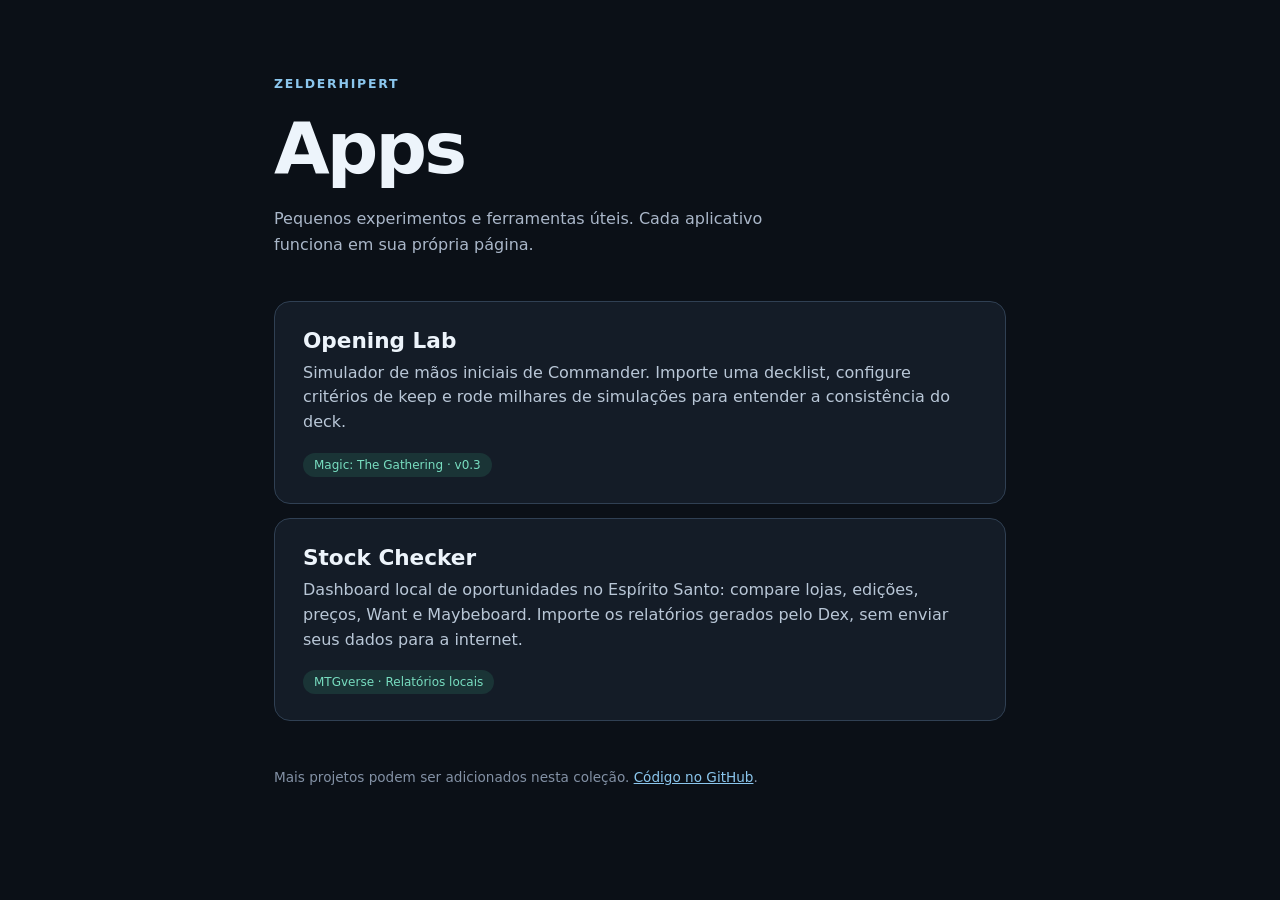
<file: index.html>
<!doctype html>
<html lang="pt-BR">
<head>
  <meta charset="utf-8">
  <meta name="viewport" content="width=device-width, initial-scale=1">
  <meta name="theme-color" content="#101827">
  <title>Apps | Zelderhipert</title>
  <style>
    :root { color-scheme: dark; font-family: system-ui, -apple-system, Segoe UI, sans-serif; }
    * { box-sizing: border-box; }
    body { margin: 0; min-height: 100vh; background: #0b1017; color: #edf4fb; }
    main { max-width: 780px; margin: auto; padding: 64px 24px; }
    .eyebrow { color: #8bc6ed; text-transform: uppercase; letter-spacing: .14em; font-size: .78rem; font-weight: 700; }
    h1 { font-size: clamp(2.5rem, 7vw, 4.5rem); letter-spacing: -.04em; margin: .2em 0; }
    .sub { color: #aab7c9; line-height: 1.65; margin-bottom: 42px; max-width: 540px; }
    a.app { display: block; padding: 26px 28px; border: 1px solid #304053; border-radius: 16px; background: #141c27; color: inherit; text-decoration: none; transition: border-color .2s, transform .2s; }
    a.app:hover, a.app:focus-visible { border-color: #70c2ff; transform: translateY(-2px); outline: none; }
    a.app h2 { margin: 0 0 8px; font-size: 1.35rem; }
    a.app p { margin: 0; color: #b9c7d7; line-height: 1.55; }
    .tag { display: inline-block; margin-top: 18px; padding: 5px 11px; border-radius: 99px; font-size: .75rem; color: #78ddc0; background: #1a3436; }
    footer { margin-top: 48px; color: #8391a5; font-size: .85rem; }
    footer a { color: #8bc6ed; }
  </style>
</head>
<body>
  <main>
    <p class="eyebrow">Zelderhipert</p>
    <h1>Apps</h1>
    <p class="sub">Pequenos experimentos e ferramentas úteis. Cada aplicativo funciona em sua própria página.</p>
    <a class="app" href="./opening-lab/">
      <h2>Opening Lab</h2>
      <p>Simulador de mãos iniciais de Commander. Importe uma decklist, configure critérios de keep e rode milhares de simulações para entender a consistência do deck.</p>
      <span class="tag">Magic: The Gathering · v0.3</span>
    </a>
    <a class="app" href="./stock-checker/" style="margin-top:14px">
      <h2>Stock Checker</h2>
      <p>Dashboard local de oportunidades no Espírito Santo: compare lojas, edições, preços, Want e Maybeboard. Importe os relatórios gerados pelo Dex, sem enviar seus dados para a internet.</p>
      <span class="tag">MTGverse · Relatórios locais</span>
    </a>
    <footer>Mais projetos podem ser adicionados nesta coleção. <a href="https://github.com/zelderhipert/Apps">Código no GitHub</a>.</footer>
  </main>
</body>
</html>
</file>
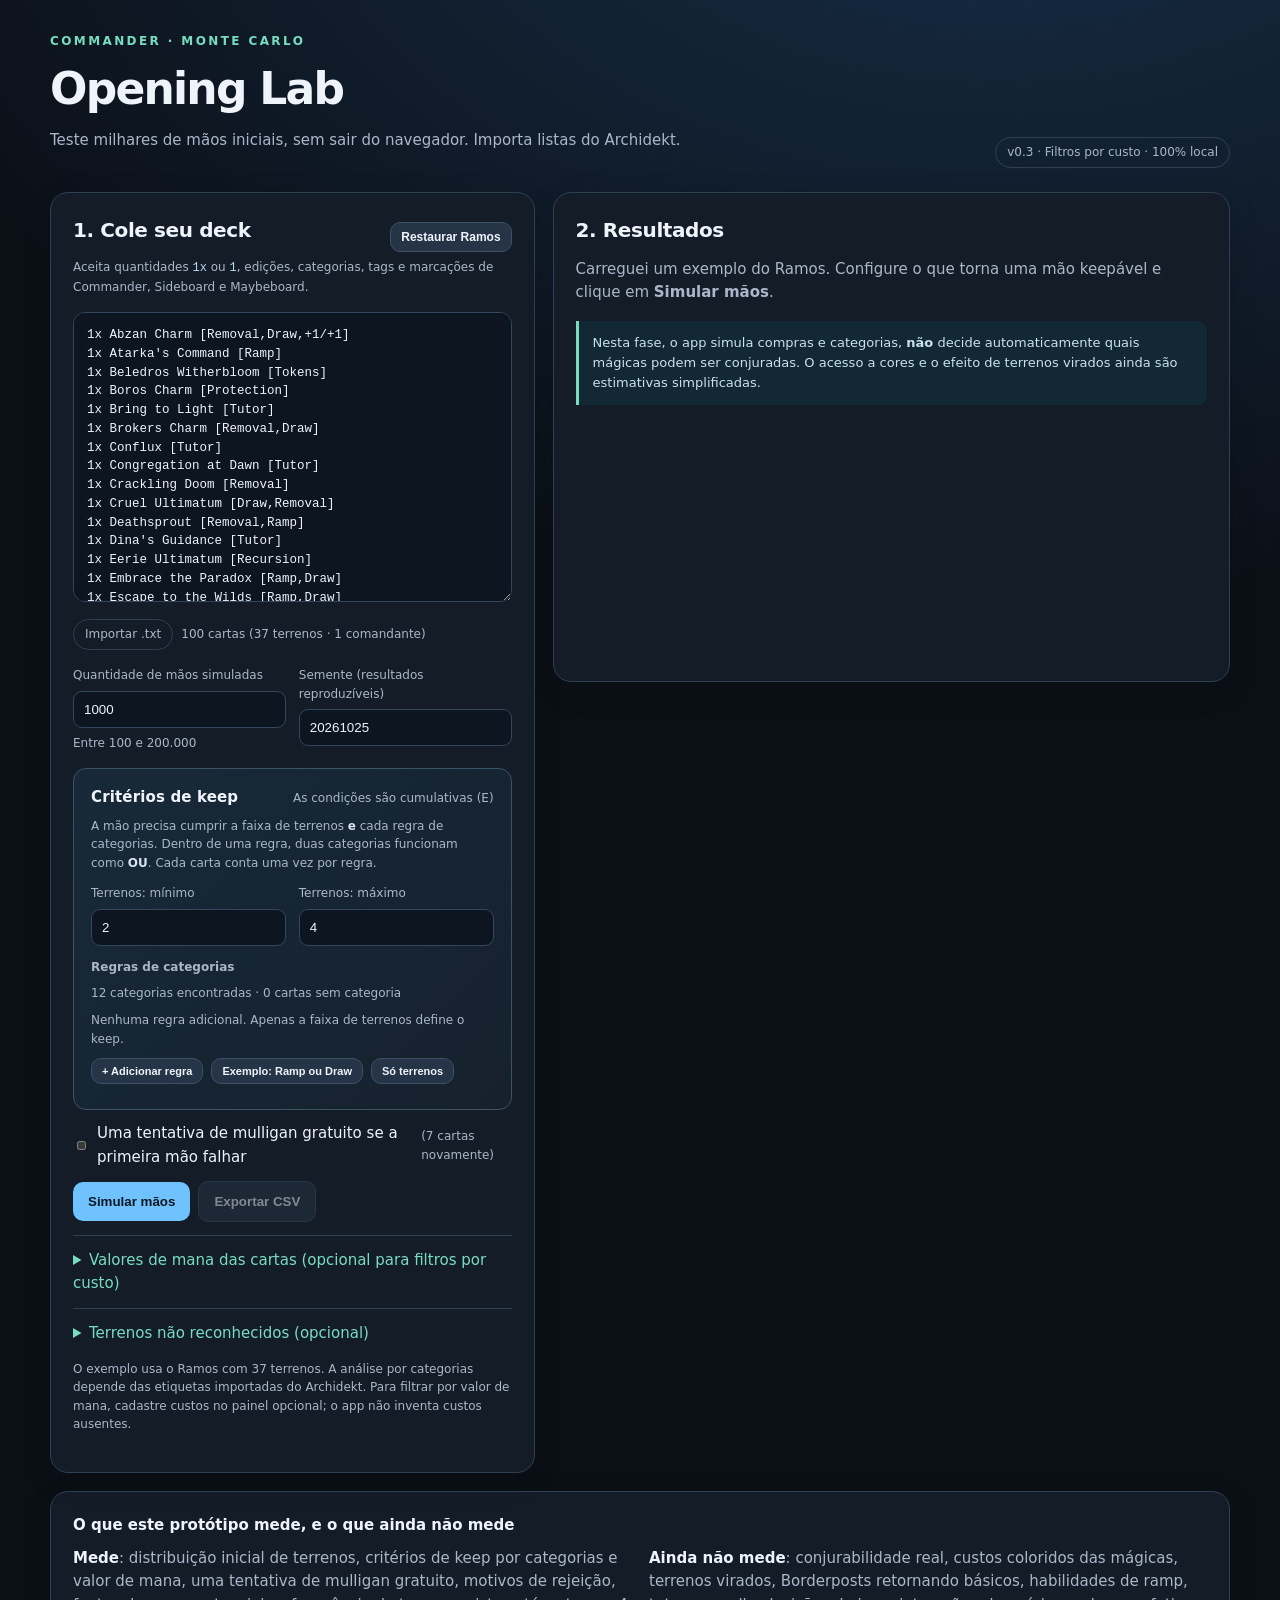
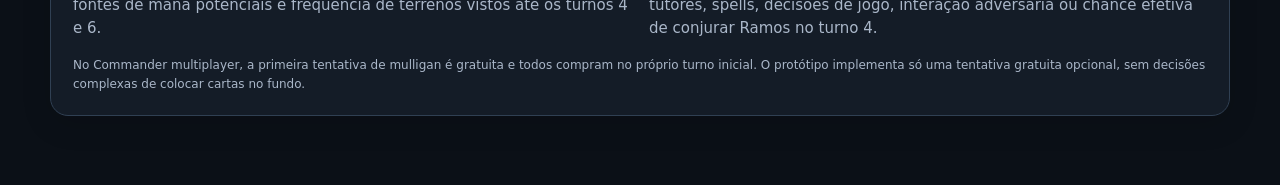
<file: opening-lab/index.html>
<!doctype html>
<html lang="pt-BR"><head><meta charset="utf-8"><meta name="viewport" content="width=device-width,initial-scale=1">
<title>Opening Lab | Simulador de mãos de Commander</title>
<style>
:root{color-scheme:dark;--bg:#0b1017;--panel:#141c27;--panel2:#1b2634;--line:#304053;--fg:#eff4fb;--sub:#aab7c9;--blue:#70c2ff;--mint:#78ddc0;--gold:#edc68b;--red:#e98f8f}
*{box-sizing:border-box}body{font:15px/1.55 system-ui,-apple-system,Segoe UI,Roboto,sans-serif;background:radial-gradient(1200px 850px at 78% -250px,#18304b,var(--bg));color:var(--fg);margin:0}
.shell{width:min(1180px,calc(100% - 32px));margin:0 auto;padding:32px 0 70px}
.eyebrow{color:var(--mint);font-size:12px;text-transform:uppercase;letter-spacing:.2em;font-weight:750}
h1{font-size:clamp(28px,4vw,44px);font-weight:790;letter-spacing:-.04em;margin:4px 0 6px}h2{font-size:20px;margin:0 0 12px;letter-spacing:-.02em}h3{font-size:15px;margin:0 0 10px}p{color:var(--sub);margin:0 0 16px}.top{display:flex;gap:24px;align-items:end;justify-content:space-between;flex-wrap:wrap;margin-bottom:24px}
.small{font-size:12px;color:var(--sub)}.tag{border:1px solid var(--line);border-radius:99px;padding:5px 11px;color:var(--sub);font-size:12px}
.layout{display:grid;grid-template-columns:minmax(310px,.93fr) minmax(420px,1.3fr);gap:18px;align-items:start}.card{background:var(--panel);border:1px solid var(--line);border-radius:18px;padding:22px;box-shadow:0 8px 30px #0002}
textarea{width:100%;min-height:290px;resize:vertical;background:#0d1520;border:1px solid #34465b;border-radius:12px;padding:13px;color:var(--fg);font:12.5px/1.5 ui-monospace,Consolas,monospace;outline:none}
textarea:focus,input:focus,select:focus{border-color:var(--blue);outline:none}input,select{background:#0d1520;border:1px solid #34465b;color:var(--fg);padding:10px;border-radius:9px;min-width:0;width:100%}
button{background:var(--blue);border:0;color:#0a1723;font-weight:750;border-radius:10px;padding:12px 15px;cursor:pointer;transition:filter .15s}button:hover{filter:brightness(1.12)}button.ghost{background:#253446;color:var(--fg);border:1px solid #3d5067}button:disabled{opacity:.5;cursor:default}
.controls{display:grid;grid-template-columns:repeat(2,minmax(0,1fr));gap:13px;margin-top:16px}.field{display:flex;flex-direction:column;gap:6px}.field label{font-size:12px;color:var(--sub)}.checkline{display:flex;align-items:center;gap:8px;margin:12px 0;color:var(--fg)}.checkline input{width:auto;accent-color:var(--mint)}
.flex{display:flex;gap:8px;align-items:center;flex-wrap:wrap}.statgrid{display:grid;grid-template-columns:repeat(3,minmax(0,1fr));gap:10px;margin:0 0 18px}.stat{padding:14px;background:var(--panel2);border:1px solid #29394b;border-radius:13px}.stat b{display:block;font-size:25px;line-height:1.25;letter-spacing:-.035em}.stat span{font-size:12px;color:var(--sub)}
.chartRow{display:grid;grid-template-columns:45px 1fr 52px;align-items:center;gap:12px;margin:9px 0}.barbg{height:15px;background:#29384a;border-radius:6px;overflow:hidden}.bar{height:100%;background:linear-gradient(90deg,#558ebf,#80dfc8);min-width:0;border-radius:5px}.caption{font-size:12px;color:var(--sub)}.grid2{display:grid;grid-template-columns:1fr 1fr;gap:18px}.rule{height:1px;background:var(--line);margin:20px 0}.sampleHand{display:grid;grid-template-columns:repeat(4,minmax(0,1fr));gap:7px}.sampleCard{border:1px solid #35475b;border-radius:9px;padding:8px;background:#1b2a3b;min-height:66px;font-size:11px;line-height:1.35;overflow-wrap:anywhere}.sampleCard.land{border-color:#557654;background:#1a2b2a}.sampleCard small{display:block;font-size:10px;color:var(--sub);margin-top:4px}.pills{display:flex;gap:7px;flex-wrap:wrap}.pill{padding:4px 9px;border:1px solid #40516a;border-radius:20px;font-size:12px}.note{background:#122835;border-left:3px solid var(--mint);padding:12px 14px;border-radius:0 9px 9px 0;color:#c9e1ec;font-size:13px}.danger{background:#382327;border-left-color:var(--red);color:#f0cece}.muted{color:var(--sub)}#results{min-height:490px}.twoline{display:grid;grid-template-columns:repeat(2,minmax(0,1fr));gap:10px}.twoline .stat{padding:11px 13px}.resultsFooter{margin-top:24px}.advanced{margin-top:13px;border-top:1px solid var(--line);padding-top:13px}.advanced summary{cursor:pointer;color:var(--mint)}.colorrow{display:grid;grid-template-columns:32px 1fr 53px;gap:9px;align-items:center;margin:7px 0}.dot{font-weight:750;font-size:13px}.progress{height:10px;background:#2b3d50;border-radius:99px;overflow:hidden}.progress>div{height:100%;background:#8bbcd9;border-radius:99px}
@media(max-width:900px){.layout{grid-template-columns:1fr}.grid2{grid-template-columns:1fr}}@media(max-width:540px){.statgrid{grid-template-columns:repeat(2,minmax(0,1fr))}.controls{grid-template-columns:1fr}.sampleHand{grid-template-columns:repeat(2,minmax(0,1fr))}.card{padding:16px}}

.ruleConfig{margin-top:16px;padding:17px;border:1px solid #3a5365;background:linear-gradient(135deg,#172938,#16212d);border-radius:13px}
.ruleConfig h3{letter-spacing:.01em;font-size:15px}.ruleConfig p strong{color:#d8e4ed}
.rules{display:flex;flex-direction:column;gap:10px}.ruleRow{border:1px solid #344b5c;background:#111c28;border-radius:11px;padding:11px}
.ruleTop{display:flex;justify-content:space-between;align-items:center;margin-bottom:8px}.ruleTop span{color:var(--mint);font-size:12px;font-weight:750}
.ruleControls{display:grid;grid-template-columns:minmax(0,1fr) minmax(0,1fr) 70px 70px;gap:8px;align-items:end}
.ruleControls label{font-size:11px;color:var(--sub);display:flex;flex-direction:column;gap:4px}
.ruleControls input,.ruleControls select{padding:8px;width:100%}.mini{padding:6px 10px;font-size:11px}.ruleRemove{border:0;background:none;color:#e8acac;padding:3px 7px;font-size:12px}
.warnText{color:var(--gold);margin:8px 0 0}.progressTrack{margin:10px 0;font-size:12px;color:var(--mint)}
.ruleBreakdown{display:grid;gap:8px}.failure{display:grid;grid-template-columns:minmax(0,1fr) 57px;gap:9px;align-items:center}
.failureRow{display:flex;justify-content:space-between;gap:9px}.resultDivider{border-top:1px solid var(--line);padding-top:15px;margin-top:16px}
@media(max-width:540px){.ruleControls{grid-template-columns:repeat(2,minmax(0,1fr))}}
.ruleMana{display:grid;grid-template-columns:repeat(2,minmax(0,1fr));gap:8px;margin-top:9px;max-width:360px}
.ruleMana label{display:flex;flex-direction:column;gap:4px;color:var(--sub);font-size:11px}
.ruleMana select{padding:7px}
code{color:#b2dcef}
</style></head><body><main class="shell">
<header class="top"><div><div class="eyebrow">Commander · Monte Carlo</div><h1>Opening Lab</h1><p>Teste milhares de mãos iniciais, sem sair do navegador. Importa listas do Archidekt.</p></div><span class="tag">v0.3 · Filtros por custo · 100% local</span></header>
<div class="layout">
<section class="card">
<div class="flex" style="justify-content:space-between"><h2>1. Cole seu deck</h2><button class="ghost" id="loadDefault" style="padding:7px 10px;font-size:12px">Restaurar Ramos</button></div>
<p class="small">Aceita quantidades <code>1x</code> ou <code>1</code>, edições, categorias, tags e marcações de Commander, Sideboard e Maybeboard.</p>
<textarea id="deckInput" spellcheck="false" aria-label="Lista de cartas"></textarea>
<div class="flex" style="margin-top:10px"><label class="tag" style="cursor:pointer">Importar .txt<input id="fileInput" type="file" accept=".txt,.csv,text/plain" style="display:none"></label><span class="small" id="parseStatus"></span></div>
<div class="controls">
 <div class="field"><label for="runs">Quantidade de mãos simuladas</label><input id="runs" type="number" min="100" max="200000" step="100" value="1000" inputmode="numeric"><span class="small">Entre 100 e 200.000</span></div>
 <div class="field"><label for="seed">Semente (resultados reproduzíveis)</label><input id="seed" type="number" value="20261025"></div>
</div>
<div class="ruleConfig" aria-label="Condições para manter mão">
 <div class="flex" style="justify-content:space-between;align-items:center"><h3 style="margin:0">Critérios de keep</h3><span class="small">As condições são cumulativas (E)</span></div>
 <p class="small" style="margin:7px 0 12px">A mão precisa cumprir a faixa de terrenos <strong>e</strong> cada regra de categorias. Dentro de uma regra, duas categorias funcionam como <strong>OU</strong>. Cada carta conta uma vez por regra.</p>
 <div class="controls" style="margin:0">
  <div class="field"><label for="minL">Terrenos: mínimo</label><input id="minL" type="number" min="0" max="7" value="2"></div>
  <div class="field"><label for="maxL">Terrenos: máximo</label><input id="maxL" type="number" min="0" max="7" value="4"></div>
 </div>
 <div class="flex" style="margin:12px 0 8px"><span class="small" style="font-weight:650">Regras de categorias</span><span class="small" id="catSummary"></span></div>
 <div id="categoryRules" class="rules" aria-live="polite"></div>
 <div class="flex" style="margin-top:10px"><button id="addRule" class="ghost mini" type="button">+ Adicionar regra</button><button id="presetBalanced" class="ghost mini" type="button">Exemplo: Ramp ou Draw</button><button id="clearRules" class="ghost mini" type="button">Só terrenos</button></div>
 <p id="ruleWarnings" class="small warnText" aria-live="polite"></p>
</div>
<label class="checkline"><input type="checkbox" id="mulligan"> Uma tentativa de mulligan gratuito se a primeira mão falhar <span class="small">(7 cartas novamente)</span></label>
<div class="flex"><button id="simulate">Simular mãos</button><button id="cancelRun" class="ghost" hidden>Cancelar</button><button class="ghost" id="export" disabled>Exportar CSV</button></div>
<div class="progressTrack" id="simProgress" hidden role="status" aria-live="polite"></div>
<details class="advanced"><summary>Valores de mana das cartas (opcional para filtros por custo)</summary>
<p class="small" style="margin-top:8px">O texto exportado do Archidekt não informa valor de mana. Cadastre aqui os valores de mana (MV) das cartas que deseja filtrar. Uma por linha, no formato <code>Nome da carta = 2</code>. Cartas sem valor cadastrado <strong>não satisfazem filtros de custo</strong>.</p>
<textarea id="manaValues" spellcheck="false" style="min-height:130px" placeholder="Atarka's Command = 2&#10;Growth Spiral = 2&#10;Faeburrow Elder = 3"></textarea>
<div class="flex" style="margin-top:8px"><button type="button" class="ghost mini" id="loadSampleMana">Usar custos conhecidos do Ramos</button><button type="button" class="ghost mini" id="clearMana">Limpar custos</button></div>
<p id="manaSummary" class="small" style="margin-top:8px"></p>
</details>
<details class="advanced"><summary>Terrenos não reconhecidos (opcional)</summary><p class="small" style="margin-top:8px">Informe um nome por linha para classificar um terreno que o protótipo não reconheça. O app conhece os terrenos do Ramos e vários staples, mas ainda não consulta bancos de cartas.</p><textarea id="extras" placeholder="Ex.: Minha Land Especial" style="min-height:65px"></textarea></details>
<p class="small" style="margin-top:14px">O exemplo usa o Ramos com 37 terrenos. A análise por categorias depende das etiquetas importadas do Archidekt. Para filtrar por valor de mana, cadastre custos no painel opcional; o app não inventa custos ausentes.</p>
</section>
<section class="card" id="results"><h2>2. Resultados</h2><div id="placeholder"><p>Carreguei um exemplo do Ramos. Configure o que torna uma mão keepável e clique em <b>Simular mãos</b>.</p><div class="note">Nesta fase, o app simula compras e categorias, <b>não</b> decide automaticamente quais mágicas podem ser conjuradas. O acesso a cores e o efeito de terrenos virados ainda são estimativas simplificadas.</div></div><div id="content" hidden></div></section>
</div>
<div class="resultsFooter card" style="margin-top:18px"><h3>O que este protótipo mede, e o que ainda não mede</h3><div class="grid2"><div><p><strong style="color:var(--fg)">Mede</strong>: distribuição inicial de terrenos, critérios de keep por categorias e valor de mana, uma tentativa de mulligan gratuito, motivos de rejeição, fontes de mana potenciais e frequência de terrenos vistos até os turnos 4 e 6.</p></div><div><p><strong style="color:var(--fg)">Ainda não mede</strong>: conjurabilidade real, custos coloridos das mágicas, terrenos virados, Borderposts retornando básicos, habilidades de ramp, tutores, spells, decisões de jogo, interação adversária ou chance efetiva de conjurar Ramos no turno 4.</p></div></div><p class="small" style="margin:0">No Commander multiplayer, a primeira tentativa de mulligan é gratuita e todos compram no próprio turno inicial. O protótipo implementa só uma tentativa gratuita opcional, sem decisões complexas de colocar cartas no fundo.</p></div>
</main>
<script>
"use strict";
const defaultDeck="1x Abzan Charm [Removal,Draw,+1/+1]\n1x Atarka's Command [Ramp]\n1x Beledros Witherbloom [Tokens]\n1x Boros Charm [Protection]\n1x Bring to Light [Tutor]\n1x Brokers Charm [Removal,Draw]\n1x Conflux [Tutor]\n1x Congregation at Dawn [Tutor]\n1x Crackling Doom [Removal]\n1x Cruel Ultimatum [Draw,Removal]\n1x Deathsprout [Removal,Ramp]\n1x Dina's Guidance [Tutor]\n1x Eerie Ultimatum [Recursion]\n1x Embrace the Paradox [Ramp,Draw]\n1x Escape to the Wilds [Ramp,Draw]\n1x Faeburrow Elder [Ramp]\n1x Fieldmist Borderpost [Ramp,Fixing]\n1x Firemind's Research [Draw]\n1x Firewild Borderpost [Ramp,Fixing]\n1x Galazeth Prismari [Ramp]\n1x Genesis Ultimatum [Payoff,Value]\n1x Golgari Charm [Removal,Protection]\n1x Growth Spiral [Draw,Ramp]\n1x Inevitable Defeat [Removal]\n1x Inspired Ultimatum [Draw,Removal]\n1x Izzet Charm [Removal,Draw]\n1x Konstrari Charm [Ramp]\n1x Lorehold, the Historian [Draw]\n1x Maestros Charm [Draw,Removal]\n1x Manamorphose [Draw,Fixing]\n1x Mirari's Wake [Ramp]\n1x Mistvein Borderpost [Ramp,Fixing]\n1x Naya Charm [Recursion,Removal]\n1x Niv-Mizzet Reborn [Draw]\n1x Niv-Mizzet, Guildpact [Draw,Removal]\n1x Obzedat's Aid [Recursion]\n1x Planar Genesis [Ramp]\n1x Primevals' Glorious Rebirth [Recursion]\n1x Prismari Charm [Draw,Removal]\n1x Prismari Command [Ramp,Draw,Removal]\n1x Prismari, the Inspiration [Copy]\n1x Quandrix Command [Removal,+1/+1]\n1x Quandrix, the Proof [Draw]\n1x Ramos, Dragon Engine [Commander{top}]\n1x Repudiate // Replicate [Copy]\n1x Resonating Lute [Ramp,Draw]\n1x Rivaz of the Claw [Ramp]\n1x Ruinous Ultimatum [Removal]\n1x Shadrix Silverquill [Draw,Tokens]\n1x Silverquill, the Disputant [Copy]\n1x Simic Charm [Protection,Removal]\n1x Sultai Charm [Draw,Removal]\n1x Tanazir Quandrix [+1/+1]\n1x Temur Charm [Removal]\n1x Trap Essence [Removal,+1/+1]\n1x Two-Headed Hellkite [Draw]\n1x Veinfire Borderpost [Ramp,Fixing]\n1x Velomachus Lorehold [Value]\n1x Vigorbloom Charm [Protection,Draw,Removal]\n1x Wargate [Tutor,Ramp]\n1x Whirlwind of Thought [Draw]\n1x Wildfield Borderpost [Ramp,Fixing]\n1x Witherbloom, the Balancer [Ramp]\n1 Canopy Vista\n1 Cascading Cataracts\n1 Cinder Glade\n1 Command Tower\n1 Crystal Quarry\n1 Evolving Wilds\n1 Exotic Orchard\n1 Fabled Passage\n4 Forest\n1 Frontier Bivouac\n6 Island\n1 Jungle Shrine\n5 Mountain\n1 Opulent Palace\n1 Path of Ancestry\n2 Plains\n1 Prairie Stream\n1 Sandsteppe Citadel\n1 Seaside Citadel\n1 Smoldering Marsh\n3 Swamp\n1 The World Tree";
const $=id=>document.getElementById(id), fmt=n=>n.toLocaleString('pt-BR'), pct=(n,N)=>N?((100*n/N).toFixed(1).replace('.',',')+'%'):'—';
const key=s=>s.trim().toLowerCase().normalize('NFD').replace(/[\u0300-\u036f]/g,'');
const all=['W','U','B','R','G'];
const LAND_COLORS={
 'plains':'W','island':'U','swamp':'B','mountain':'R','forest':'G',
 'arcane sanctum':'WUB','adarkar wastes':'WU','caves of koilos':'WB','choked estuary':'UB','deserted beach':'WU', 'drowned catacomb':'UB','glacial fortress':'WU','hall of heliods generosity':'','isolated chapel':'WB','port town':'WU','reliquary tower':'','shipwreck marsh':'UB','sunken hollow':'UB','temple of deceit':'UB','temple of enlightenment':'WU','temple of silence':'WB','prairie stream':'WU',
 'canopy vista':'WG','cascading cataracts':'','cinder glade':'RG','command tower':'WUBRG','crystal quarry':'','evolving wilds':'WUBRG','exotic orchard':'WUBRG','fabled passage':'WUBRG','frontier bivouac':'URG','jungle shrine':'RGW','opulent palace':'UBG','path of ancestry':'WUBRG','sandsteppe citadel':'WBG','seaside citadel':'GWU','smoldering marsh':'BR','the world tree':'G','mystic gate':'WU',
 'battlefield forge':'WR','llanowar wastes':'BG','underground river':'UB', 'temple garden':'WG','watery grave':'UB','godless shrine':'WB','steam vents':'UR','sacred foundry':'RW','overgrown tomb':'BG','breeding pool':'GU','blood crypt':'BR','hallowed fountain':'WU','stomping ground':'RG',
 'city of brass':'WUBRG','mana confluence':'WUBRG','reflecting pool':'WUBRG','unclaimed territory':'WUBRG','secluded courtyard':'WUBRG','ancient ziggurat':'WUBRG','spires of industry':'WUBRG','interplanar beacon':'WUBRG'
};
const escapeHtml=s=>String(s).replace(/[&<>"']/g,c=>({'&':'&amp;','<':'&lt;','>':'&gt;','"':'&quot;',"'":'&#39;'}[c]));
const NON_CATEGORIES = new Set(['commander','sideboard','maybeboard','nodeck','token','tokens & extras']);
const BASIC_LANDS = new Set(['forest','island','swamp','mountain','plains','wastes']);
const RAMOS_MANA_SAMPLE=`Atarka's Command = 2
Deathsprout = 4
Escape to the Wilds = 5
Faeburrow Elder = 3
Fieldmist Borderpost = 3
Firewild Borderpost = 3
Galazeth Prismari = 4
Growth Spiral = 2
Konstrari Charm = 2
Mirari's Wake = 5
Mistvein Borderpost = 3
Planar Genesis = 2
Prismari Command = 3
Rivaz of the Claw = 3
Veinfire Borderpost = 3
Wildfield Borderpost = 3
Manamorphose = 2
Wargate = 3`;
function parseManaValues(){
 const values=new Map(),errors=[];
 for(const [i,line] of $('manaValues').value.split(/\r?\n/).entries()){
  if(!line.trim()||line.trim().startsWith('#'))continue;
  const m=line.trim().match(/^(.+?)\s*=\s*(\d+(?:\.\d+)?)$/);
  if(!m||!m[1].trim()||!Number.isFinite(Number(m[2]))||Number(m[2])>30){errors.push(i+1);continue;}
  values.set(key(m[1].trim()),Number(m[2]));
 }
 return {values,errors};
}
function updateManaSummary(){
 const {values,errors}=parseManaValues();
 const cards=(currentParsed?.library||[]).filter(c=>!c.land);
 const covered=cards.filter(c=>values.has(key(c.name))).length;
 $('manaSummary').textContent=`${covered} de ${cards.length} mágicas não terreno com custo conhecido`+(errors.length?` · Linhas inválidas: ${errors.join(', ')}`:'');
}

function parseDeck(){
 const manaMap=parseManaValues().values;
 const extra=new Set($('extras').value.split(/[,\n]/).map(key).filter(Boolean));
 let section='main',cards=[],skipped=[];
 for(const rawLine of $('deckInput').value.split(/\r?\n/)){
  let line=rawLine.trim();if(!line)continue;
  if(/^(commander|commanders|maybeboard|sideboard|deck|mainboard|decklist)\s*:??\s*$/i.test(line)){
    section=/commander/i.test(line)?'commander':/maybe/i.test(line)?'maybe':/side/i.test(line)?'side':'main';continue;
  }
  let m=line.match(/^(\d+)\s*x?\s+(.+)$/i);if(!m){skipped.push(line);continue;}
  let qty=Number(m[1]);if(qty<1||qty>250){skipped.push(line);continue;}
  const raw=m[2];
  const catRaw=[...raw.matchAll(/\[([^\]]+)\]/g)].flatMap(x=>x[1].split(',').map(x=>x.trim()).filter(Boolean));
  const categories=[...new Set(catRaw.filter(x=>!NON_CATEGORIES.has(key(x))&&!/^(commander|maybeboard)(?:\{|$)/i.test(x)))];
  const comm=/commander\b/i.test(catRaw.join(' '))||section==='commander';
  const excluded=catRaw.some(x=>/^(sideboard|maybeboard|nodeck)/i.test(x))||section==='side'||section==='maybe';
  const name=raw.replace(/\s*\^[\s\S]*$/,'').replace(/\[[^\]]*\]/g,'').replace(/\*F\*/ig,'').replace(/\s*\([a-z0-9]{2,8}\)(?:\s+[0-9A-Za-z-]+)?\s*$/i,'').trim();
  if(!name){skipped.push(line);continue;}
  const kl=key(name);
  const land=BASIC_LANDS.has(kl)||extra.has(kl)||Object.prototype.hasOwnProperty.call(LAND_COLORS,kl)||categories.some(x=>['land','lands','terreno','terrenos'].includes(key(x)));
  cards.push({name,qty,land,colors:LAND_COLORS[kl]||'',comm,excluded,categories,catKeys:categories.map(key),ramp:categories.some(x=>key(x)==='ramp'),manaValue:manaMap.has(kl)?manaMap.get(kl):null});
 }
 const active=cards.filter(c=>!c.excluded), library=active.filter(c=>!c.comm);
 const n=active.reduce((s,c)=>s+c.qty,0),landCount=library.filter(c=>c.land).reduce((s,c)=>s+c.qty,0);
 const cmdCount=active.filter(c=>c.comm).reduce((s,c)=>s+c.qty,0);
 const counts=new Map(),names=new Map();let noCat=0;
 for(const c of library){if(!c.land&&c.categories.length===0)noCat+=c.qty;
  for(const cat of c.categories){const k=key(cat);if(NON_CATEGORIES.has(k))continue;counts.set(k,(counts.get(k)||0)+c.qty);if(!names.has(k))names.set(k,cat);}}
 const cats=[...counts].map(([k,count])=>({key:k,label:names.get(k),count})).sort((a,b)=>a.label.localeCompare(b.label,'pt-BR'));
 const unknownLands=library.filter(c=>c.land&&!Object.hasOwn(LAND_COLORS,key(c.name))).map(c=>c.name);
 return {cards,active,library,n,landCount,cmdCount,skipped,unknownLands,cats,noCat};
}
function describeDeck(parsed){
 let parts=[`${parsed.n} cartas (${parsed.landCount} terrenos · ${parsed.cmdCount} comandante)`];
 if(parsed.n!==100)parts.push('Esperadas: 100');
 if(parsed.cmdCount!==1)parts.push('Confira a marcação [Commander{top}]');
 if(parsed.unknownLands.length)parts.push(`Terrenos sem cores mapeadas: ${parsed.unknownLands.join(', ')}`);
 if(parsed.skipped.length)parts.push(`${parsed.skipped.length} linha(s) ignorada(s)`);
 $('parseStatus').textContent=parts.join(' · ');
 $('catSummary').textContent=`${parsed.cats.length} categorias encontradas · ${parsed.noCat} cartas sem categoria`;
}
let currentParsed=null, ruleCounter=0, rules=[],lastResults=null,lastParsed=null,simToken=0;
function prng(seed){let a=(seed>>>0)||1;return function(){a+=0x6D2B79F5;let t=a;t=Math.imul(t^t>>>15,t|1);t^=t+Math.imul(t^t>>>7,t|61);return ((t^t>>>14)>>>0)/4294967296;};}
function shuffle(deck,rng){const a=deck.slice();for(let i=a.length-1;i>0;i--){let j=Math.floor(rng()*(i+1));[a[i],a[j]]=[a[j],a[i]];}return a;}
function bar(label,n,total,scale=100){let p=total?100*n/total:0;return `<div class="chartRow"><span class="small">${escapeHtml(label)}</span><div class="barbg"><div class="bar" style="width:${Math.min(100,p/scale*100)}%"></div></div><strong class="small" style="text-align:right">${pct(n,total)}</strong></div>`;}
function stat(value,label){return `<div class="stat"><b>${value}</b><span>${escapeHtml(label)}</span></div>`;}
function cardMatches(card,rule){
 const categoryMatch=card.catKeys.includes(rule.first)||(rule.second&&card.catKeys.includes(rule.second));
 if(!categoryMatch)return false;
 if(rule.mvMin===''&&rule.mvMax==='')return true;
 return card.manaValue!==null&&(rule.mvMin===''||card.manaValue>=Number(rule.mvMin))&&(rule.mvMax===''||card.manaValue<=Number(rule.mvMax));
}
function eligible(hand,config){
 const lands=hand.filter(c=>c.land).length;
 const landPass=lands>=config.minL&&lands<=config.maxL;
 const ruleCounts=config.rules.map(r=>hand.filter(c=>cardMatches(c,r)).length);
 const rulePass=ruleCounts.map((v,i)=>v>=config.rules[i].min&&v<=config.rules[i].max);
 return {pass:landPass&&rulePass.every(Boolean),landPass,rulePass,ruleCounts,lands};
}
function categoryOptions(selected,allowNone){
 let options=allowNone?'<option value="">Nenhuma</option>':'';
 const all=currentParsed?.cats||[];
 if(selected&&!all.some(c=>c.key===selected))options+=`<option value="${escapeHtml(selected)}" selected>⚠ ${escapeHtml(selected)} (ausente)</option>`;
 options+=all.map(c=>`<option value="${escapeHtml(c.key)}" ${selected===c.key?'selected':''}>${escapeHtml(c.label)} (${c.count})</option>`).join('');
 return options;
}
function renderRules(){
 $('categoryRules').innerHTML=rules.length?rules.map((r,i)=>`<div class="ruleRow" data-rule="${r.id}">
 <div class="ruleTop"><span>Regra ${i+1}</span><button type="button" class="ruleRemove" data-remove="${r.id}" aria-label="Remover regra ${i+1}">Remover ×</button></div>
 <div class="ruleControls">
 <label>Categoria A<select data-field="first">${categoryOptions(r.first,false)}</select></label>
 <label>OU categoria B<select data-field="second">${categoryOptions(r.second,true)}</select></label>
 <label>Mínimo<input data-field="min" type="number" min="0" max="7" value="${r.min}"></label>
 <label>Máximo<input data-field="max" type="number" min="0" max="7" value="${r.max}"></label>
 </div>
 <div class="ruleMana">
 <label>MV mínimo<select data-field="mvMin"><option value="" ${r.mvMin===''?'selected':''}>Qualquer</option>${Array.from({length:17},(_,n)=>`<option value="${n}" ${r.mvMin===String(n)?'selected':''}>${n}</option>`).join('')}</select></label>
 <label>MV máximo<select data-field="mvMax"><option value="" ${r.mvMax===''?'selected':''}>Qualquer</option>${Array.from({length:17},(_,n)=>`<option value="${n}" ${r.mvMax===String(n)?'selected':''}>${n}</option>`).join('')}</select></label>
 </div></div>`).join(''):'<p class="small" style="margin:0">Nenhuma regra adicional. Apenas a faixa de terrenos define o keep.</p>';
 warnRules();
}
function warnRules(){
 const unknown=rules.filter(r=>!currentParsed?.cats.some(c=>c.key===r.first));
 const extra=rules.flatMap(r=>r.second&&!currentParsed?.cats.some(c=>c.key===r.second)?[r.second]:[]);
 const warnings=[];
 if(unknown.length||extra.length)warnings.push('Regra com categoria ausente da lista: '+[...new Set([...unknown.map(r=>r.first),...extra])].join(', ')+'.');
 if(currentParsed?.noCat)warnings.push(`${currentParsed.noCat} mágicas sem categoria não atendem a critérios funcionais.`);
 const costRules=rules.filter(r=>r.mvMin!==''||r.mvMax!=='');
 const incomplete=costRules.map(r=>{
  const candidates=(currentParsed?.library||[]).filter(c=>c.catKeys.includes(r.first)||(r.second&&c.catKeys.includes(r.second)));
  const missing=candidates.filter(c=>c.manaValue===null).map(c=>c.name);
  return missing.length?`${missing.length} carta(s) sem MV na regra de ${r.first}`:null;
 }).filter(Boolean);
 if(incomplete.length)warnings.push('Cobertura incompleta de custos: '+incomplete.join('; ')+'.');
 $('ruleWarnings').textContent=warnings.join(' ');
}
function addRule(first,second='',min=1,max=7){
 const cats=currentParsed?.cats||[];
 if(cats.length===0){$('ruleWarnings').textContent='Importe ou categorize cartas antes de criar regras.';return;}
 const f=first||cats[0].key;
 rules.push({id:++ruleCounter,first:key(f),second:key(second),min,max,mvMin:'',mvMax:''});renderRules();
}
function updateDeck(){currentParsed=parseDeck();describeDeck(currentParsed);updateManaSummary();renderRules();}
$('categoryRules').addEventListener('input',e=>{
 const target=e.target,row=target.closest('[data-rule]');if(!row||!target.dataset.field)return;
 const rule=rules.find(r=>r.id===Number(row.dataset.rule));if(!rule)return;
 const f=target.dataset.field;rule[f]=f==='min'||f==='max'?Number(target.value):target.value;
 warnRules();
});
$('categoryRules').addEventListener('change',e=>{
 const target=e.target,row=target.closest('[data-rule]');if(!row||!target.dataset.field)return;
 const rule=rules.find(r=>r.id===Number(row.dataset.rule));if(!rule)return;
 const f=target.dataset.field;rule[f]=f==='min'||f==='max'?Number(target.value):target.value;
 warnRules();
});
$('categoryRules').addEventListener('click',e=>{const btn=e.target.closest('[data-remove]');if(!btn)return;rules=rules.filter(r=>r.id!==Number(btn.dataset.remove));renderRules();});
$('addRule').addEventListener('click',()=>addRule());
$('presetBalanced').addEventListener('click',()=>{
 const cs=currentParsed?.cats||[];const r=cs.find(c=>c.key==='ramp')||cs[0];
 if(!r)return;
 const draw=cs.find(c=>c.key==='draw');rules=[];addRule(r.key,draw&&draw.key!==r.key?draw.key:'',1,7);
});
$('clearRules').addEventListener('click',()=>{rules=[];renderRules();});
function settings(){
 let n=Number($('runs').value),minL=Number($('minL').value),maxL=Number($('maxL').value);
 if(!Number.isInteger(n)||n<100||n>200000)throw Error('Defina um número inteiro entre 100 e 200.000 simulações.');
 if(!Number.isInteger(minL)||!Number.isInteger(maxL)||minL<0||maxL>7||minL>maxL)throw Error('Configure uma faixa válida entre 0 e 7 terrenos.');
 const active=rules.map((r,i)=>({...r}));
 for(const [i,r] of active.entries()){
  if(!r.first)throw Error(`Escolha uma categoria para a regra ${i+1}.`);
  if(!Number.isInteger(r.min)||!Number.isInteger(r.max)||r.min<0||r.max>7||r.min>r.max)throw Error(`Mínimo e máximo inválidos na regra ${i+1}.`);
  if((r.mvMin!==''&&!Number.isFinite(Number(r.mvMin)))||(r.mvMax!==''&&!Number.isFinite(Number(r.mvMax)))||(r.mvMin!==''&&r.mvMax!==''&&Number(r.mvMin)>Number(r.mvMax)))throw Error(`Faixa de valor de mana inválida na regra ${i+1}.`);
 }
 return {N:n,minL,maxL,rules:active,redraw:$('mulligan').checked};
}
function ruleLabel(rule){
 const cats=currentParsed?.cats||[];
 const name=k=>cats.find(c=>c.key===k)?.label||k;
 const label=name(rule.first)+(rule.second?' OU '+name(rule.second):'');
 const mv=(rule.mvMin!==''||rule.mvMax!=='')?` · MV ${rule.mvMin===''?'0':rule.mvMin}–${rule.mvMax===''?'∞':rule.mvMax}`:'';
 return `${label} (${rule.min}–${rule.max})${mv}`;
}
async function runSimulation(){
 const parsed=parseDeck();currentParsed=parsed;describeDeck(parsed);lastParsed=parsed;
 let cfg;try{cfg=settings();}catch(e){alert(e.message);return;}
 const size=parsed.library.reduce((s,c)=>s+c.qty,0);
 if(size<13){alert('Cole um deck com pelo menos 13 cartas na biblioteca, fora do comandante.');return;}
 const library=parsed.library.flatMap(c=>Array(c.qty).fill(c));
 const token=++simToken;
 $('simulate').disabled=true;$('cancelRun').hidden=false;$('simProgress').hidden=false;$('simProgress').textContent='Simulando… 0%';
 $('export').disabled=true;
 const rng=prng(Number($('seed').value)||20261025),dist=Array(8).fill(0),colorSeen={W:0,U:0,B:0,R:0,G:0};
 let initialKeep=0,finalKeep=0,mulligans=0,hasRamp=0,turn4=0,turn6=0,lastHand=[];
 let landFail=0,ruleFail=cfg.rules.map(()=>0),anyCat=cfg.rules.map(()=>0),rejectOnlyLand=0;
 const chunkSize=800;
 for(let from=0;from<cfg.N;from+=chunkSize){
  if(token!==simToken)return;
  for(let i=from;i<Math.min(cfg.N,from+chunkSize);i++){
   let d=shuffle(library,rng),hand=d.slice(0,7),test=eligible(hand,cfg);
   if(test.pass)initialKeep++;
   else{
    if(!test.landPass)landFail++;
    cfg.rules.forEach((r,j)=>{if(!test.rulePass[j])ruleFail[j]++;});
    if(test.landPass===false&&test.rulePass.every(Boolean))rejectOnlyLand++;
   }
   if(!test.pass&&cfg.redraw){mulligans++;d=shuffle(library,rng);hand=d.slice(0,7);test=eligible(hand,cfg);}
   if(test.pass)finalKeep++;
   dist[test.lands]++;
   if(hand.some(c=>c.ramp))hasRamp++;
   cfg.rules.forEach((r,j)=>{if(test.ruleCounts[j]>=r.min&&test.ruleCounts[j]<=r.max)anyCat[j]++;});
   const colors=new Set(hand.filter(c=>c.land).flatMap(c=>c.colors.split('')));
   for(const c of all)if(colors.has(c))colorSeen[c]++;
   if(d.slice(0,11).filter(c=>c.land).length>=4)turn4++;
   if(d.slice(0,13).filter(c=>c.land).length>=6)turn6++;
   if(i===cfg.N-1)lastHand=hand;
  }
  $('simProgress').textContent=`Simulando… ${fmt(Math.min(cfg.N,from+chunkSize))} / ${fmt(cfg.N)} (${Math.round(100*Math.min(cfg.N,from+chunkSize)/cfg.N)}%)`;
  if(from+chunkSize<cfg.N)await new Promise(res=>setTimeout(res,0));
 }
 if(token!==simToken)return;
 lastResults={...cfg,dist,initialKeep,finalKeep,mulligans,hasRamp,turn4,turn6,colorSeen,landCount:parsed.landCount,total:parsed.n,landFail,ruleFail,anyCat,lastHand};
 renderResults(lastResults,parsed,library);
 $('simProgress').textContent=`Simulação concluída: ${fmt(cfg.N)} mãos.`;
 $('simulate').disabled=false;$('cancelRun').hidden=true;$('export').disabled=false;
}
function renderResults(x,parsed,library){
 const maxBar=Math.max(20,100*Math.max(...x.dist)/x.N);
 const charts=x.dist.map((n,i)=>bar(i+' terrenos',n,x.N,maxBar)).join('');
 const colors=all.map(c=>`<div class="colorrow"><span class="dot">${c}</span><div class="progress"><div style="width:${100*x.colorSeen[c]/x.N}%"></div></div><span class="small" style="text-align:right">${pct(x.colorSeen[c],x.N)}</span></div>`).join('');
 const critText=`${x.minL}–${x.maxL} terrenos${x.rules.length?' + '+x.rules.map(ruleLabel).join(' + '):''}`;
 const failures=`<div class="failureRow"><span>Faixa de terrenos</span><strong>${pct(x.landFail,x.N)}</strong></div>${x.rules.map((r,i)=>`<div class="failureRow"><span>${escapeHtml(ruleLabel(r))}</span><strong>${pct(x.ruleFail[i],x.N)}</strong></div>`).join('')}`;
 $('content').innerHTML=`<div class="statgrid">${stat(fmt(x.N),'Mãos simuladas')}${stat(pct(x.initialKeep,x.N),'Keep na primeira mão')}${stat(pct(x.finalKeep,x.N),'Keep após política de mulligan')}</div>
 <p class="small"><strong style="color:var(--fg)">Condição:</strong> ${escapeHtml(critText)}</p>
 <h3>Distribuição de terrenos ${x.redraw?'(após possível mulligan)':'(mão inicial)'}</h3>${charts}
 <div class="resultDivider"><h3>Por que as mãos iniciais falham?</h3><div class="ruleBreakdown">${failures}</div>
 <p class="small" style="margin-top:7px">As razões podem ocorrer juntas. Cada taxa usa todas as primeiras mãos, não apenas as rejeitadas.</p></div>
 <div class="resultDivider grid2"><div><h3>Outras métricas</h3><div class="twoline">${stat(pct(x.hasRamp,x.N),'≥1 tag Ramp na mão final')}${stat(pct(x.turn4,x.N),'≥4 terrenos vistos até T4')}${stat(pct(x.turn6,x.N),'≥6 terrenos vistos até T6')}${stat(x.mulligans?fmt(x.mulligans):'0','Mulligans gratuitos usados')}</div></div><div><h3>Cores potenciais nos terrenos da mão</h3>${colors}<p class="small">Não considera custos, entrada virada ou restrições de mana.</p></div></div>
 <div class="resultDivider"><div class="flex" style="justify-content:space-between"><h3>Mão de exemplo</h3><button class="ghost mini" id="newHand" type="button">Distribuir outra</button></div><div class="sampleHand" id="sample">${handCards(x.lastHand)}</div><p class="small" id="handVerdict" style="margin-top:8px">${describeHand(x.lastHand,x)}</p></div>
 ${parsed.n!==100||parsed.cmdCount!==1?`<p class="small" style="color:var(--gold)">Atenção: ${parsed.n} cartas e ${parsed.cmdCount} comandante(s). Confira a legalidade antes de comparar versões.</p>`:''}
 <p class="small" style="margin-top:16px">A mesma semente reproduz os resultados. Os percentuais refletem apenas categorias e custos cadastrados. Não simulam a conjurabilidade real, os custos coloridos nem a sequência de jogadas.</p>`;
 $('placeholder').hidden=true;$('content').hidden=false;
 $('newHand').addEventListener('click',()=>{const hand=shuffle(library,Math.random).slice(0,7);$('sample').innerHTML=handCards(hand);$('handVerdict').textContent=describeHand(hand,x);});
}
function describeHand(hand,x){const t=eligible(hand,x);let failures=[];if(!t.landPass)failures.push(`${t.lands} terrenos`);
 x.rules.forEach((r,i)=>{if(!t.rulePass[i])failures.push(`${ruleLabel(r)}: ${t.ruleCounts[i]}`);});
 return t.pass?'KEEP de acordo com seus critérios.':'MULLIGAN: '+failures.join('; ')+'.';}
function handCards(hand){return hand.map(c=>`<div class="sampleCard ${c.land?'land':''}">${escapeHtml(c.name)}<small>${c.land?'Terreno':c.categories.length?escapeHtml(c.categories.join(' · ')+(c.manaValue!==null?' · MV '+c.manaValue:'')):(c.manaValue!==null?'MV '+c.manaValue:'Sem categoria')}</small></div>`).join('');}
function exportStats(){
 if(!lastResults)return;const x=lastResults;
 const rows=[['Métrica','Valor'],['Simulações',x.N],['Cartas do deck',x.total],['Terrenos',x.landCount],['Critério de terrenos',`${x.minL} a ${x.maxL}`],['Mulligan gratuito',x.redraw?'Sim':'Não'],['Keep na primeira mão',pct(x.initialKeep,x.N)],['Keep após política de mulligan',pct(x.finalKeep,x.N)],['Mulligans utilizados',x.mulligans],['Falha na faixa de terrenos',pct(x.landFail,x.N)],...x.rules.flatMap((r,i)=>[[`Regra ${i+1}`,ruleLabel(r)],[`Falha regra ${i+1}`,pct(x.ruleFail[i],x.N)]]),['≥1 tag Ramp na mão final',pct(x.hasRamp,x.N)],['4 terrenos vistos até turno 4',pct(x.turn4,x.N)],['6 terrenos vistos até turno 6',pct(x.turn6,x.N)],...x.dist.map((n,i)=>[i+' terrenos na mão final',pct(n,x.N)]),...all.map(c=>['Fonte potencial '+c,pct(x.colorSeen[c],x.N)])];
 const csv='\ufeff'+rows.map(row=>row.map(v=>'"'+String(v).replace(/"/g,'""')+'"').join(';')).join('\r\n');
 const blob=new Blob([csv],{type:'text/csv;charset=utf-8;'});const url=URL.createObjectURL(blob);const a=document.createElement('a');a.href=url;a.download='opening-lab-v03-estatisticas.csv';a.click();setTimeout(()=>URL.revokeObjectURL(url),1000);
}
$('deckInput').value=defaultDeck;
$('loadDefault').addEventListener('click',()=>{$('deckInput').value=defaultDeck;$('extras').value='';updateDeck();});
$('deckInput').addEventListener('input',updateDeck);$('extras').addEventListener('input',updateDeck);$('manaValues').addEventListener('input',updateDeck);
$('loadSampleMana').addEventListener('click',()=>{$('manaValues').value=RAMOS_MANA_SAMPLE;updateDeck();});$('clearMana').addEventListener('click',()=>{$('manaValues').value='';updateDeck();});
$('simulate').addEventListener('click',runSimulation);$('export').addEventListener('click',exportStats);
$('cancelRun').addEventListener('click',()=>{simToken++;$('simulate').disabled=false;$('cancelRun').hidden=true;$('simProgress').textContent='Simulação cancelada.';});
$('fileInput').addEventListener('change',async e=>{const f=e.target.files[0];if(!f)return;$('deckInput').value=await f.text();updateDeck();});
updateDeck();

</script></body></html>
</file>
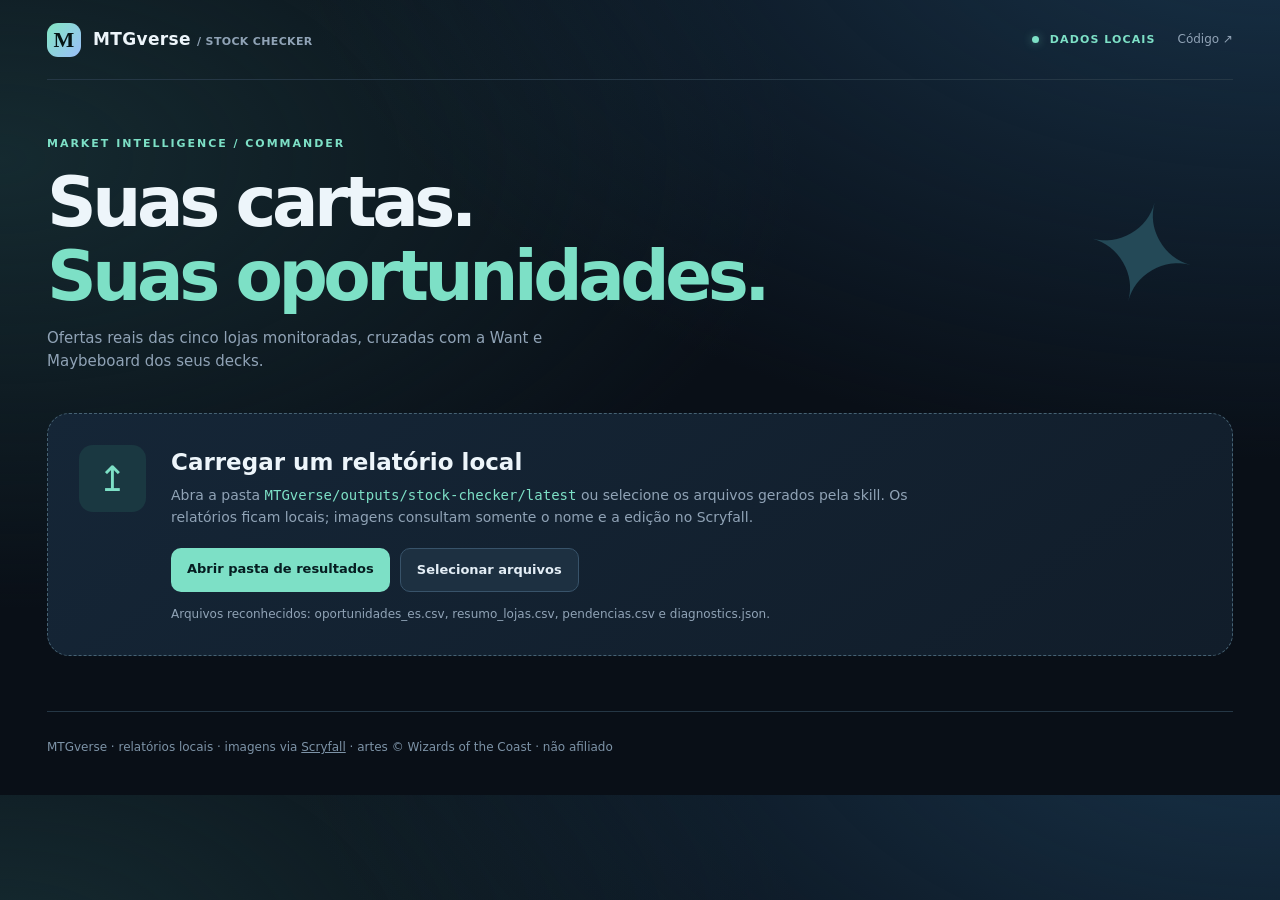
<file: stock-checker/index.html>
<!doctype html>
<html lang="pt-BR"><head>
<meta charset="utf-8"><meta name="viewport" content="width=device-width, initial-scale=1">
<meta name="theme-color" content="#0b1017">
<title>Stock Checker | MTGverse</title>
<link rel="stylesheet" href="style.css?v=20261028a">
</head><body>
<div class="shell">
  <header class="topbar">
    <a href="../" class="brand"><span class="brandmark">M</span><span>MTGverse <small>/ STOCK CHECKER</small></span></a>
    <div class="topright"><span class="localTag"><span class="pulse"></span> DADOS LOCAIS</span><a class="subtlelink" href="https://github.com/zelderhipert/Apps/tree/main/stock-checker" target="_blank" rel="noopener noreferrer">Código ↗</a></div>
  </header>
  <main>
    <div class="hero"><div><div class="eyebrow">MARKET INTELLIGENCE / COMMANDER</div><h1>Suas cartas.<br><em>Suas oportunidades.</em></h1><p>Ofertas reais das cinco lojas monitoradas, cruzadas com a Want e Maybeboard dos seus decks.</p></div><div class="heroGlyph" aria-hidden="true">✦</div></div>
    <section id="importSection" class="import-card" aria-labelledby="importHeading">
      <div class="importIcon">↥</div>
      <div class="importBody"><h2 id="importHeading">Carregar um relatório local</h2><p>Abra a pasta <code>MTGverse/outputs/stock-checker/latest</code> ou selecione os arquivos gerados pela skill. Os relatórios ficam locais; imagens consultam somente o nome e a edição no Scryfall.</p>
      <div class="actions"><label class="primary" for="folderInput">Abrir pasta de resultados</label><label class="secondary" for="filesInput">Selecionar arquivos</label>
      <input id="folderInput" type="file" webkitdirectory multiple hidden><input id="filesInput" type="file" accept=".csv,.json" multiple hidden></div>
      <p id="importStatus" class="subnote" role="status">Arquivos reconhecidos: oportunidades_es.csv, resumo_lojas.csv, pendencias.csv e diagnostics.json.</p></div>
    </section>
    <section id="dashboard" hidden>
      <div class="sectionHead"><div><span class="sectionKicker">ÚLTIMA CAPTURA</span><h2 id="reportTitle">Visão geral</h2></div><div class="rightTools"><span id="reportDate" class="dateTag"></span><button id="replaceBtn" class="smallBtn" type="button">Trocar arquivos</button></div></div>
      <div class="statgrid" id="kpis"></div>
      <div id="referenceStatus" class="referenceNotice" role="status"></div>
      <div class="navtabs" role="tablist" aria-label="Seções do relatório">
        <button data-tab="offers" class="tab active" aria-selected="true">Ofertas</button>
        <button data-tab="stores" class="tab" aria-selected="false">Por loja</button>
        <button data-tab="pending" class="tab" aria-selected="false">Pendências</button>
        <button data-tab="diagnostics" class="tab" aria-selected="false">Diagnóstico</button>
      </div>
      <section id="offersTab" class="tabpane">
        <div class="filters">
          <div class="filter searchWrap"><label for="searchInput">BUSCAR CARTA OU DECK</label><input id="searchInput" type="search" placeholder="Ex.: Culling the Weak, Ramos..."></div>
          <div class="filter"><label for="storeFilter">LOJA</label><select id="storeFilter"><option value="">Todas</option></select></div>
          <div class="filter"><label for="originFilter">ORIGEM</label><select id="originFilter"><option value="">Todas</option><option>Want</option><option>Maybeboard</option></select></div>
          <div class="filter"><label for="sortFilter">ORDENAR</label><select id="sortFilter"><option value="name">Nome A–Z</option><option value="price">Menor oferta</option><option value="delta">Menor diferença (%)</option><option value="stock">Maior estoque</option></select></div>
        </div>
        <div class="listHead"><div><strong id="resultCount"></strong><span class="muted"> Clique numa carta para comparar as ofertas</span></div><button id="exportBtn" class="smallBtn">Exportar filtro CSV ↓</button></div>
        <div id="offerResults" class="offerResults"></div>
        <p class="footnote">Os links de estoque abrem a busca nominal da carta no site próprio de cada loja. O link "Carta na Liga" abre a página da carta (não o carrinho). Podem aparecer outras versões e os preços podem mudar após a captura.</p>
        <p class="footnote">Imagens de edição não garantem a variante da oferta sem número de colecionador. Nas pendências, as artes são ilustrativas.</p>
        <p class="footnote">O menor preço da Liga é uma <strong>referência nominal</strong>; pode corresponder a outra edição, idioma, acabamento ou conservação. Ausência de resultado não prova estoque zero.</p>
      </section>
      <section id="storesTab" class="tabpane" hidden><div id="storeResults"></div></section>
      <section id="pendingTab" class="tabpane" hidden><p class="subtleNote">Estas cartas não tiveram oferta confirmada nesta captura. Isso não significa que as lojas estejam sem estoque.</p><div id="pendingResults"></div></section>
      <section id="diagnosticsTab" class="tabpane" hidden><div id="diagnosticsResults"></div></section>
    </section>
  </main>
  <footer>MTGverse · relatórios locais · imagens via <a href="https://scryfall.com" target="_blank" rel="noopener noreferrer">Scryfall</a> · artes © Wizards of the Coast · não afiliado</footer>
</div>
<dialog id="artDialog" class="artDialog" aria-label="Imagem da carta">
 <div class="artDialogTop"><div><h2 id="artTitle"></h2><p id="artQuality"></p></div><button id="artClose" type="button" class="smallBtn">Fechar ×</button></div>
 <img id="artLarge" alt="Carta ampliada">
 <p id="artMeta"></p>
 <div class="artDialogBottom"><button id="artPrev" class="smallBtn" type="button" hidden>← Outra face</button><span id="artFaceLabel"></span><button id="artNext" class="smallBtn" type="button" hidden>Outra face →</button><a id="artSource" target="_blank" rel="noopener noreferrer">Abrir no Scryfall ↗</a></div>
</dialog>
<script src="../packages/mtg-report-kit/report-kit.js?v=20261027b"></script>
<script src="../packages/mtg-report-kit/scryfall-images.js?v=20261028c"></script>
<script src="../packages/mtg-report-kit/store-links.js?v=20261028c"></script>
<script src="app.js?v=20261028f"></script>
<script src="art-ui.js?v=20261028a"></script>
</body></html>
</file>
<file: stock-checker/style.css>
:root{color-scheme:dark;--bg:#090f17;--surface:#121d2b;--surface2:#172638;--line:#293d51;--text:#edf5fa;--muted:#90a3b6;--aqua:#7de0c6;--gold:#e9ca83;--red:#ff9a9a;--blue:#93c6ff;font-family:Inter,system-ui,-apple-system,"Segoe UI",sans-serif}
*{box-sizing:border-box}html{scroll-behavior:smooth}body{margin:0;background:radial-gradient(1000px 580px at 100% -120px,#18334a,transparent),radial-gradient(800px 450px at 0% 20%,#152a30,transparent),var(--bg);color:var(--text);font-size:14px;line-height:1.55}
button,input,select{font:inherit}button{cursor:pointer}button:focus-visible,input:focus-visible,select:focus-visible,label:focus-within{outline:2px solid var(--aqua);outline-offset:3px}a{color:inherit}.shell{max-width:1250px;padding:0 32px;margin:0 auto}.topbar{height:80px;display:flex;align-items:center;justify-content:space-between;border-bottom:1px solid #253745;gap:16px}.brand{display:flex;align-items:center;gap:12px;text-decoration:none;font-size:17px;font-weight:820;letter-spacing:.02em}.brandmark{display:grid;place-items:center;width:34px;height:34px;border-radius:11px;color:#061515;background:linear-gradient(130deg,#82e6c2,#9bbefa);font-size:22px;font-family:Georgia,serif}.brand small{font-size:11px;color:var(--muted);font-weight:700}.topright{display:flex;align-items:center;gap:22px}.localTag{font-size:11px;letter-spacing:.1em;font-weight:750;color:var(--aqua)}.pulse{display:inline-block;width:7px;height:7px;border-radius:100%;margin-right:6px;background:var(--aqua);box-shadow:0 0 10px #7de0c677}.subtlelink{text-decoration:none;color:var(--muted);font-size:12px}.subtlelink:hover{color:var(--text)}.hero{display:flex;justify-content:space-between;align-items:center;padding:55px 0 40px;min-height:245px}.eyebrow,.sectionKicker{color:var(--aqua);letter-spacing:.18em;font-size:11px;font-weight:850}.hero h1{font-size:clamp(38px,6.8vw,69px);letter-spacing:-.064em;line-height:1.07;margin:14px 0 13px;font-weight:840}.hero h1 em{font-style:normal;color:var(--aqua)}.hero p{max-width:530px;color:var(--muted);font-size:15px;margin:0}.heroGlyph{font-size:135px;color:#244957;line-height:1;user-select:none;transform:rotate(15deg);margin-right:36px}.import-card{display:flex;gap:25px;border:1px dashed #466273;border-radius:22px;background:linear-gradient(145deg,#152637,#111d2a);padding:31px;margin-bottom:34px}.importIcon{font-size:35px;color:var(--aqua);background:#1a3841;border-radius:14px;display:grid;place-items:center;width:67px;height:67px;flex:0 0 auto}.import-card h2{margin:0 0 4px;font-size:23px}.import-card p{color:var(--muted);margin:0 0 12px;max-width:740px}.import-card code{color:var(--aqua);word-break:break-all}.actions{display:flex;flex-wrap:wrap;gap:10px;margin-top:20px}.primary,.secondary{display:inline-block;padding:11px 16px;border-radius:10px;font-size:13px;font-weight:750;cursor:pointer}.primary{background:var(--aqua);color:#061d21}.secondary,.smallBtn{background:#1d3041;border:1px solid #38536a;color:#e3edf5}.secondary:hover,.smallBtn:hover{background:#29445b}.import-card .subnote{font-size:12px;margin:13px 0 0}.sectionHead{display:flex;justify-content:space-between;align-items:end;gap:15px;margin:30px 0 15px}.sectionHead h2{margin:4px 0 0;font-size:24px}.rightTools{display:flex;gap:10px;align-items:center}.dateTag{color:var(--muted);font-size:12px}.smallBtn{border-radius:9px;padding:8px 11px;font-size:12px}.statgrid{display:grid;grid-template-columns:repeat(4,minmax(0,1fr));gap:13px}.stat{border-radius:17px;border:1px solid var(--line);padding:18px;background:linear-gradient(135deg,#182637,#12202e)}.stat b{display:block;font-size:32px;line-height:1.15;letter-spacing:-.04em;font-variant-numeric:tabular-nums}.stat span{font-size:12px;color:var(--muted)}.stat small{display:block;margin-top:7px;color:var(--aqua);font-size:11px}.navtabs{display:flex;gap:4px;border-bottom:1px solid var(--line);margin-top:35px;overflow-x:auto}.tab{border:0;border-bottom:2px solid transparent;color:var(--muted);padding:14px 18px;background:transparent;white-space:nowrap;font-weight:700}.tab:hover{color:var(--text)}.tab.active{color:var(--aqua);border-bottom-color:var(--aqua)}.filters{display:grid;grid-template-columns:2.2fr 1fr 1fr 1fr;gap:12px;padding:25px 0 20px}.filter{min-width:0}.filter label{display:block;font-size:10px;font-weight:800;letter-spacing:.1em;color:var(--muted);margin-bottom:7px}.filter input,.filter select{height:43px;padding:0 12px;border-radius:9px;border:1px solid #345066;background:#111e2c;color:var(--text);width:100%;min-width:0}.filter input::placeholder{color:#668297}.listHead{display:flex;align-items:center;justify-content:space-between;gap:10px;color:var(--text);padding-bottom:12px}.muted{color:var(--muted);font-size:12px}.offerResults{border:1px solid var(--line);border-radius:17px;overflow:hidden}.offerGroup{border-bottom:1px solid var(--line);background:#12202d}.offerGroup:last-child{border-bottom:0}.offerGroup>summary{list-style:none;display:grid;grid-template-columns:minmax(210px,2fr) minmax(100px,1fr) minmax(105px,.8fr) 24px;gap:12px;align-items:center;cursor:pointer;padding:18px 19px}.offerGroup>summary::-webkit-details-marker{display:none}.offerGroup[open]>summary{background:#1a2b3c}.offerGroup summary:hover{background:#1b2e3e}.cardName{display:block;font-size:15px;font-weight:760}.cardMeta{color:var(--muted);font-size:11px;margin-top:4px}.offerPrice{font-weight:800;font-size:17px;white-space:nowrap}.offerLabel{color:var(--muted);font-size:10px;display:block;font-weight:500}.marker{color:var(--aqua);font-weight:800;font-size:13px}.marker.bad{color:var(--red)}.marker.neutral{color:var(--muted)}.chevron{color:var(--muted);text-align:right;font-size:20px}.offerGroup[open] .chevron{transform:rotate(90deg)}.offerDetails{padding:8px 18px 20px;border-top:1px solid #30465a}.offerTable{width:100%;border-collapse:collapse}.offerTable th{text-align:left;color:var(--muted);font-size:10px;text-transform:uppercase;letter-spacing:.08em;padding:13px 9px;border-bottom:1px solid var(--line)}.offerTable td{padding:12px 9px;border-bottom:1px solid #2b3d50;vertical-align:top;font-size:12px}.offerTable tr:last-child td{border-bottom:0}.badge{display:inline-block;padding:2px 7px;border-radius:6px;border:1px solid #416273;color:#bbdeee;font-size:10px;font-weight:700;margin:0 3px 3px 0}.badge.wanted{color:#a4ebd1;border-color:#3b746a}.badge.maybe{color:#e8ce98;border-color:#756347}.money{font-variant-numeric:tabular-nums;font-weight:770;white-space:nowrap}.good{color:var(--aqua)}.bad{color:var(--red)}.flat{color:var(--muted)}.offerLink{color:var(--blue)}.footnote,.subtleNote{color:var(--muted);font-size:12px;margin:17px 0 30px}.empty{padding:35px;text-align:center;color:var(--muted)}.storeGrid{display:grid;grid-template-columns:repeat(2,minmax(0,1fr));gap:13px;padding:20px 0}.storeCard{background:#152536;border:1px solid var(--line);border-radius:15px;padding:20px}.storeCard h3{margin:0 0 12px;font-size:17px}.storeCard .twostat{display:flex;justify-content:space-between;align-items:end}.storeCard .twostat b{font-size:25px}.storeCard .twostat span{font-size:12px;color:var(--muted)}.storeCard .barbg{height:6px;border-radius:10px;background:#293c4e;margin:14px 0 10px}.storeCard .barbg>div{height:100%;border-radius:10px;background:linear-gradient(90deg,var(--aqua),#95bfff)}.pendingItem{padding:13px 16px;border-bottom:1px solid var(--line);display:flex;justify-content:space-between;gap:14px}.pendingItem span{color:var(--muted);font-size:12px}.panel{border:1px solid var(--line);background:#132130;border-radius:16px;overflow:hidden;margin:20px 0}.panel h3{font-size:16px;margin:0;padding:16px;border-bottom:1px solid var(--line)}.diagGrid{display:grid;grid-template-columns:repeat(3,1fr);gap:10px;padding:18px}.diagMetric{font-size:12px;color:var(--muted)}.diagMetric b{display:block;color:var(--text);font-size:22px}.warnings{padding:14px 21px;color:#edcc97;font-size:12px}.warnings li{margin:7px 0}.tableScroll{overflow-x:auto}footer{border-top:1px solid #253745;padding:26px 0 38px;margin-top:55px;font-size:12px;color:#7d93a7}
[hidden]{display:none!important}
@media(max-width:950px){.filters{grid-template-columns:repeat(2,1fr)}.statgrid{grid-template-columns:repeat(2,1fr)}.heroGlyph{font-size:90px}.shell{padding:0 20px}}
@media(max-width:640px){.topbar{height:70px}.brand small{display:none}.hero{padding:35px 0 28px}.heroGlyph{display:none}.import-card{padding:19px;gap:13px}.importIcon{width:43px;height:43px;font-size:26px}.import-card h2{font-size:19px}.filters{grid-template-columns:1fr}.statgrid{gap:8px}.stat{padding:13px}.stat b{font-size:26px}.offerGroup>summary{grid-template-columns:1.8fr 1fr 20px;gap:8px;padding:13px}.offerGroup .summaryDelta{display:none}.offerDetails{overflow-x:auto}.offerTable{min-width:800px}.storeGrid{grid-template-columns:1fr}.rightTools{flex-wrap:wrap}.localTag{font-size:10px}.subtlelink{display:none}}

.referenceNotice{margin-top:13px;padding:11px 14px;border:1px solid #35625e;border-radius:10px;background:#12312f;color:#c2eadf;font-size:12px}.referenceNotice.warn{border-color:#72583b;background:#332819;color:#f2d6a5}

/* Full-card images; preserve artist credits, card frame, dimensions and copyright. */
.cardHeading,.pendingCardHead{display:flex;align-items:center;gap:11px;min-width:0}
.cardHeading>div{min-width:0}.cardHeading .cardName{overflow-wrap:anywhere}
.cardArt{display:inline-grid;place-items:center;flex:0 0 auto;width:47px;aspect-ratio:488/680;
 padding:0;border:1px solid #365365;background:#1c3041;border-radius:5px;
 color:#8fb9c7;overflow:hidden;vertical-align:middle;cursor:zoom-in}
.cardArt img{display:block;width:100%;height:100%;object-fit:contain}
.cardArtSmall{width:47px}.cardArtOffer{width:48px}.cardArtPending{width:42px}
.cardArt:hover,.cardArt:focus-visible{outline:2px solid var(--aqua);outline-offset:2px}
.artPlaceholder{font-size:21px;color:#557987}.cardArt.artMissing{border-style:dashed;opacity:.7}
.offerTable td:first-child{min-width:60px}.offerTable{min-width:890px}
.pendingCardHead b{max-width:430px}
.artDialog{border:1px solid #4b6575;border-radius:18px;max-width:min(540px,calc(100vw - 20px));max-height:calc(100vh - 24px);
 width:540px;background:#101e2c;color:var(--text);padding:20px;overflow:auto;box-shadow:0 28px 85px #000a}
.artDialog::backdrop{background:#000c;backdrop-filter:blur(6px)}
.artDialogTop,.artDialogBottom{display:flex;align-items:start;justify-content:space-between;gap:12px}
.artDialogTop h2{font-size:18px;margin:0}.artDialogTop p{font-size:12px;color:var(--aqua);margin:5px 0 10px}
.artDialog>img{display:block;max-width:100%;width:auto;height:auto;max-height:min(65vh,710px);object-fit:contain;margin:8px auto;border-radius:6px}
.artDialog>p{text-align:center;font-size:12px;color:var(--muted)}
.artDialogBottom{align-items:center;flex-wrap:wrap}.artDialogBottom a{color:var(--blue);font-size:12px}
@media(max-width:640px){.cardHeading{gap:7px}.cardArtSmall{width:38px}.cardArtOffer{width:42px}.offerGroup>summary{grid-template-columns:minmax(0,1.8fr) minmax(75px,1fr) 20px}}
</file>
